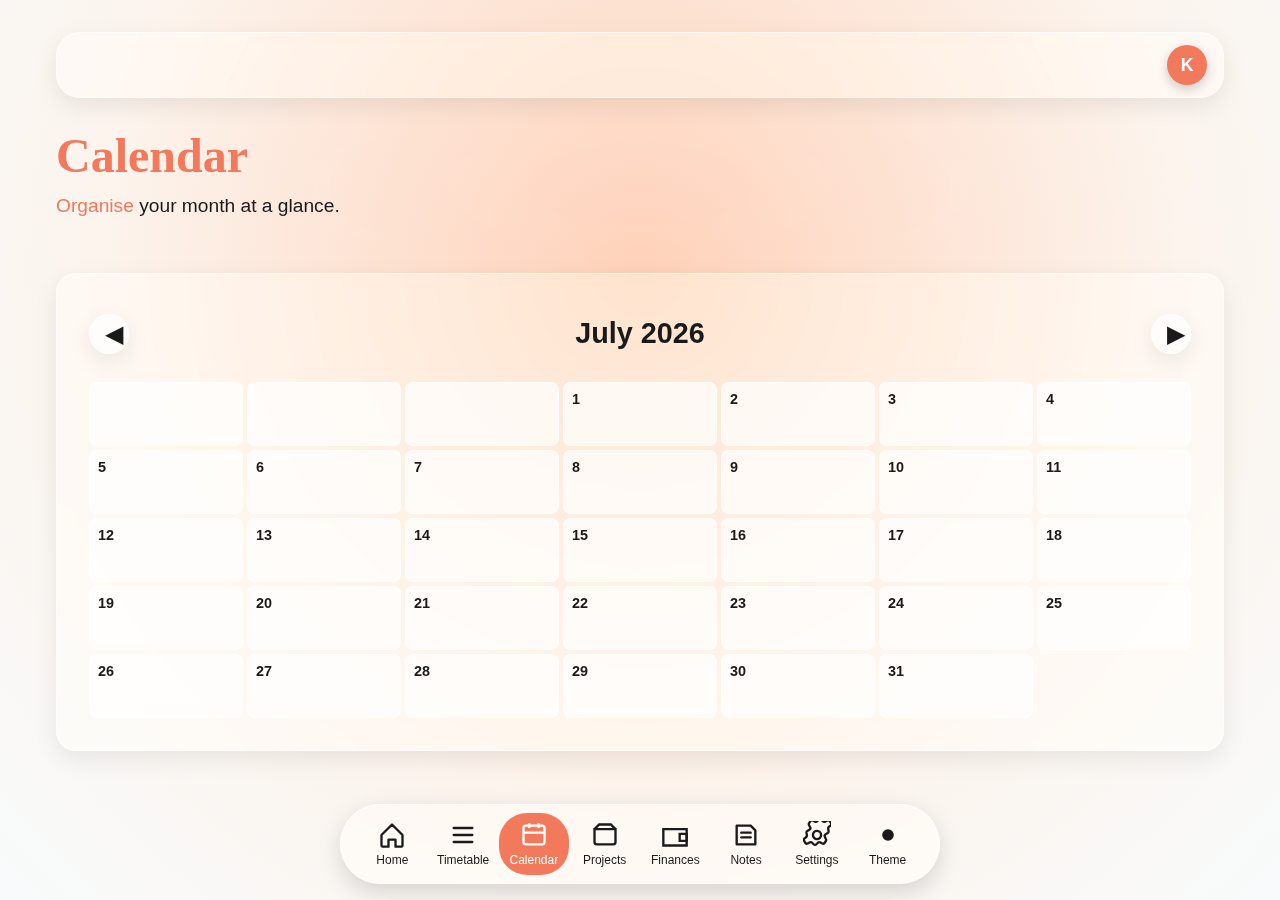
<file: calendar.html>
<!DOCTYPE html>
<html lang="en">
<head>
    <meta charset="UTF-8" />
    <meta name="viewport" content="width=device-width, initial-scale=1.0" />
    <title>Second Brain – Calendar</title>
    <link rel="stylesheet" href="style.css" />
</head>
<body data-page="calendar">
    <!-- Navigation bar -->
    <nav class="navbar">
        <a href="index.html" class="nav-item" aria-label="Home" title="Home"><svg viewBox="0 0 24 24"><path d="M3 12l9-9 9 9v9a1 1 0 0 1-1 1h-5v-6h-6v6H4a1 1 0 0 1-1-1v-9z" fill="none" stroke="currentColor" stroke-width="2" stroke-linejoin="round" /></svg><span>Home</span></a>
        <a href="timetable.html" class="nav-item" aria-label="Timetable" title="Timetable"><svg viewBox="0 0 24 24"><path d="M4 6h16M4 12h16M4 18h16" fill="none" stroke="currentColor" stroke-width="2" stroke-linecap="round" stroke-linejoin="round" /></svg><span>Timetable</span></a>
        <a href="calendar.html" class="nav-item" aria-label="Calendar" title="Calendar"><svg viewBox="0 0 24 24"><rect x="3" y="4" width="18" height="16" rx="2" ry="2" fill="none" stroke="currentColor" stroke-width="2" /><path d="M3 10h18M8 2v4M16 2v4" fill="none" stroke="currentColor" stroke-width="2" /></svg><span>Calendar</span></a>
        <a href="projects.html" class="nav-item" aria-label="Projects" title="Projects"><svg viewBox="0 0 24 24"><path d="M3 7h18v11a2 2 0 0 1-2 2H5a2 2 0 0 1-2-2V7z" fill="none" stroke="currentColor" stroke-width="2" /><path d="M3 7l4-4h10l4 4" fill="none" stroke="currentColor" stroke-width="2" /></svg><span>Projects</span></a>
        <a href="finances.html" class="nav-item" aria-label="Finances" title="Finances"><svg viewBox="0 0 24 24"><path d="M2 7h20v14H2z" fill="none" stroke="currentColor" stroke-width="2" /><path d="M16 11h6v6h-6z" fill="none" stroke="currentColor" stroke-width="2" /></svg><span>Finances</span></a>
        <a href="notes.html" class="nav-item" aria-label="Notes" title="Notes"><svg viewBox="0 0 24 24"><path d="M4 4h12l4 4v12H4V4z" fill="none" stroke="currentColor" stroke-width="2" stroke-linejoin="round" /><line x1="8" y1="10" x2="16" y2="10" stroke="currentColor" stroke-width="2" stroke-linecap="round" /><line x1="8" y1="14" x2="16" y2="14" stroke="currentColor" stroke-width="2" stroke-linecap="round" /></svg><span>Notes</span></a>
        <a href="settings.html" class="nav-item" aria-label="Settings" title="Settings">
            <svg viewBox="0 0 24 24">
                <path d="M12 15.5A3.5 3.5 0 1 0 12 8.5a3.5 3.5 0 0 0 0 7z" fill="none" stroke="currentColor" stroke-width="2" />
                <path d="M19.4 15a1.65 1.65 0 0 1 .33 1.82l-1 1.73a1.65 1.65 0 0 1-2.13.73l-2-1a1.65 1.65 0 0 0-1.87.37l-1.27 1.27a1.65 1.65 0 0 1-2.34 0l-1.27-1.27a1.65 1.65 0 0 0-1.87-.37l-2 1a1.65 1.65 0 0 1-2.13-.73l-1-1.73a1.65 1.65 0 0 1 .33-1.82l1.6-1.25a1.65 1.65 0 0 0 .5-1.64l-.3-2.12a1.65 1.65 0 0 1 .73-1.52l1.73-1a1.65 1.65 0 0 0 .73-2.13l-1-1.73a1.65 1.65 0 0 1 0-1.64l1-1.73a1.65 1.65 0 0 1 2.13-.73l2 1a1.65 1.65 0 0 0 1.87-.37l1.27-1.27a1.65 1.65 0 0 1 2.34 0l1.27 1.27a1.65 1.65 0 0 0 1.87.37l2-1a1.65 1.65 0 0 1 2.13.73l1 1.73a1.65 1.65 0 0 1-.33 1.82l-1.6 1.25a1.65 1.65 0 0 0-.5 1.64l.3 2.12a1.65 1.65 0 0 1-.73 1.52l-1.73 1a1.65 1.65 0 0 0-.73 2.13z" fill="none" stroke="currentColor" stroke-width="2" />
            </svg>
            <span>Settings</span>
        </a>
        <a href="#" id="theme-toggle" class="nav-item" aria-label="Toggle Theme" title="Toggle Theme">
            <svg viewBox="0 0 24 24"><g id="theme-icon"></g></svg>
            <span>Theme</span>
        </a>
    </nav>
    <!-- Main content -->
    <div class="content-wrapper">
        <!-- Top bar with search and avatar -->
        <header class="top-bar">
            <!-- Top bar simplified: removed search field -->
            <div class="avatar" title="Your profile">K</div>
        </header>
        <!-- Hero for calendar page -->
        <section class="hero">
            <div class="hero-text">
                <h1><span class="accent">Calendar</span></h1>
                <p><span class="accent">Organise</span> your month at a glance.</p>
            </div>
        </section>
        <!-- Calendar card -->
        <div class="glass-card">
            <div style="display: flex; justify-content: space-between; align-items: center; margin-top: 0.5rem;">
                <button id="prev-month" style="width: 2.5rem; height: 2.5rem; font-size: 1.5rem; border-radius: 50%; line-height: 1; text-align: center;">◀</button>
                <h2 id="month-name" style="flex: 1; text-align: center;"></h2>
                <button id="next-month" style="width: 2.5rem; height: 2.5rem; font-size: 1.5rem; border-radius: 50%; line-height: 1; text-align: center;">▶</button>
            </div>
            <div id="calendar-grid" class="calendar" style="margin-top: 1rem;"></div>
        </div>
    </div>
    <script src="script.js"></script>
</body>
</html>
</file>
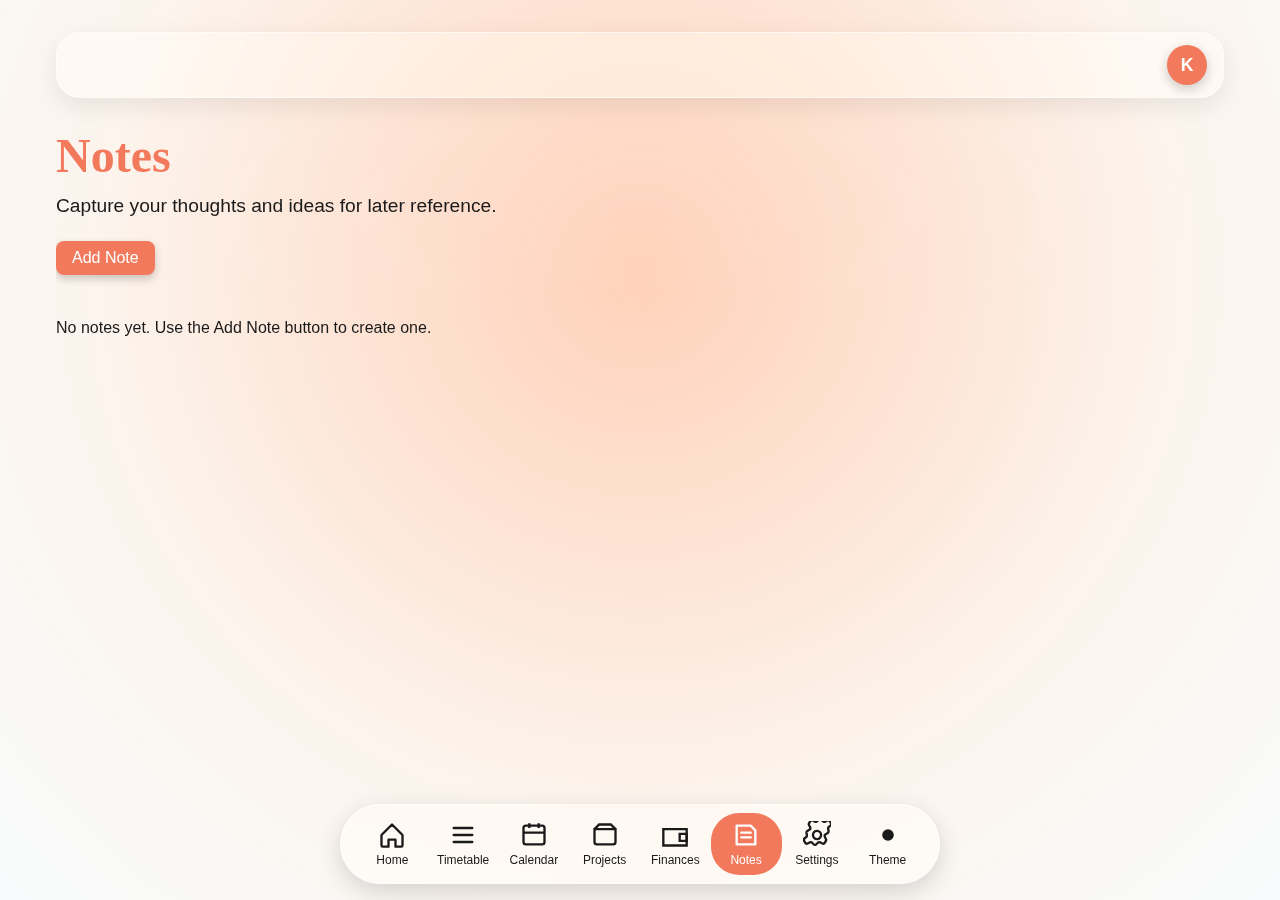
<file: notes.html>
<!DOCTYPE html>
<html lang="en">
<head>
    <meta charset="UTF-8" />
    <meta name="viewport" content="width=device-width, initial-scale=1.0" />
    <title>Second Brain – Notes</title>
    <link rel="stylesheet" href="style.css" />
</head>
<body data-page="notes">
    <!-- Navigation bar -->
    <nav class="navbar">
        <a href="index.html" class="nav-item" aria-label="Home" title="Home">
            <svg viewBox="0 0 24 24">
                <path d="M3 12l9-9 9 9v9a1 1 0 0 1-1 1h-5v-6h-6v6H4a1 1 0 0 1-1-1v-9z" fill="none" stroke="currentColor" stroke-width="2" stroke-linejoin="round" />
            </svg>
            <span>Home</span>
        </a>
        <a href="timetable.html" class="nav-item" aria-label="Timetable" title="Timetable">
            <svg viewBox="0 0 24 24">
                <path d="M4 6h16M4 12h16M4 18h16" fill="none" stroke="currentColor" stroke-width="2" stroke-linecap="round" stroke-linejoin="round" />
            </svg>
            <span>Timetable</span>
        </a>
        <a href="calendar.html" class="nav-item" aria-label="Calendar" title="Calendar">
            <svg viewBox="0 0 24 24">
                <rect x="3" y="4" width="18" height="16" rx="2" ry="2" fill="none" stroke="currentColor" stroke-width="2" />
                <path d="M3 10h18M8 2v4M16 2v4" fill="none" stroke="currentColor" stroke-width="2" />
            </svg>
            <span>Calendar</span>
        </a>
        <a href="projects.html" class="nav-item" aria-label="Projects" title="Projects">
            <svg viewBox="0 0 24 24">
                <path d="M3 7h18v11a2 2 0 0 1-2 2H5a2 2 0 0 1-2-2V7z" fill="none" stroke="currentColor" stroke-width="2" />
                <path d="M3 7l4-4h10l4 4" fill="none" stroke="currentColor" stroke-width="2" />
            </svg>
            <span>Projects</span>
        </a>
        <a href="finances.html" class="nav-item" aria-label="Finances" title="Finances">
            <svg viewBox="0 0 24 24">
                <path d="M2 7h20v14H2z" fill="none" stroke="currentColor" stroke-width="2" />
                <path d="M16 11h6v6h-6z" fill="none" stroke="currentColor" stroke-width="2" />
            </svg>
            <span>Finances</span>
        </a>
        <a href="notes.html" class="nav-item" aria-label="Notes" title="Notes">
            <svg viewBox="0 0 24 24">
                <path d="M4 4h12l4 4v12H4V4z" fill="none" stroke="currentColor" stroke-width="2" stroke-linejoin="round" />
                <line x1="8" y1="10" x2="16" y2="10" stroke="currentColor" stroke-width="2" stroke-linecap="round" />
                <line x1="8" y1="14" x2="16" y2="14" stroke="currentColor" stroke-width="2" stroke-linecap="round" />
            </svg>
            <span>Notes</span>
        </a>
        <a href="settings.html" class="nav-item" aria-label="Settings" title="Settings">
            <svg viewBox="0 0 24 24">
                <path d="M12 15.5A3.5 3.5 0 1 0 12 8.5a3.5 3.5 0 0 0 0 7z" fill="none" stroke="currentColor" stroke-width="2" />
                <path d="M19.4 15a1.65 1.65 0 0 1 .33 1.82l-1 1.73a1.65 1.65 0 0 1-2.13.73l-2-1a1.65 1.65 0 0 0-1.87.37l-1.27 1.27a1.65 1.65 0 0 1-2.34 0l-1.27-1.27a1.65 1.65 0 0 0-1.87-.37l-2 1a1.65 1.65 0 0 1-2.13-.73l-1-1.73a1.65 1.65 0 0 1 .33-1.82l1.6-1.25a1.65 1.65 0 0 0 .5-1.64l-.3-2.12a1.65 1.65 0 0 1 .73-1.52l1.73-1a1.65 1.65 0 0 0 .73-2.13l-1-1.73a1.65 1.65 0 0 1 0-1.64l1-1.73a1.65 1.65 0 0 1 2.13-.73l2 1a1.65 1.65 0 0 0 1.87-.37l1.27-1.27a1.65 1.65 0 0 1 2.34 0l1.27 1.27a1.65 1.65 0 0 0 1.87.37l2-1a1.65 1.65 0 0 1 2.13.73l1 1.73a1.65 1.65 0 0 1-.33 1.82l-1.6 1.25a1.65 1.65 0 0 0-.5 1.64l.3 2.12a1.65 1.65 0 0 1-.73 1.52l-1.73 1a1.65 1.65 0 0 0-.73 2.13z" fill="none" stroke="currentColor" stroke-width="2" />
            </svg>
            <span>Settings</span>
        </a>
        <a href="#" id="theme-toggle" class="nav-item" aria-label="Toggle Theme" title="Toggle Theme">
            <svg viewBox="0 0 24 24">
                <g id="theme-icon"></g>
            </svg>
            <span>Theme</span>
        </a>
    </nav>
    <!-- Main content -->
    <div class="content-wrapper">
        <!-- Top bar with search and avatar -->
        <header class="top-bar">
            <!-- Search field removed for a clean top bar -->
            <div class="avatar" title="Your profile">K</div>
        </header>
        <!-- Hero section for notes -->
        <section class="hero">
            <div class="hero-text">
                <h1><span class="accent">Notes</span></h1>
                <p>Capture your thoughts and ideas for later reference.</p>
                <button id="add-note" class="primary" style="width:auto;">Add Note</button>
            </div>
        </section>
        <!-- Notes container -->
        <div id="notes-container"></div>
    </div>
    <script src="script.js"></script>
</body>
</html>
</file>
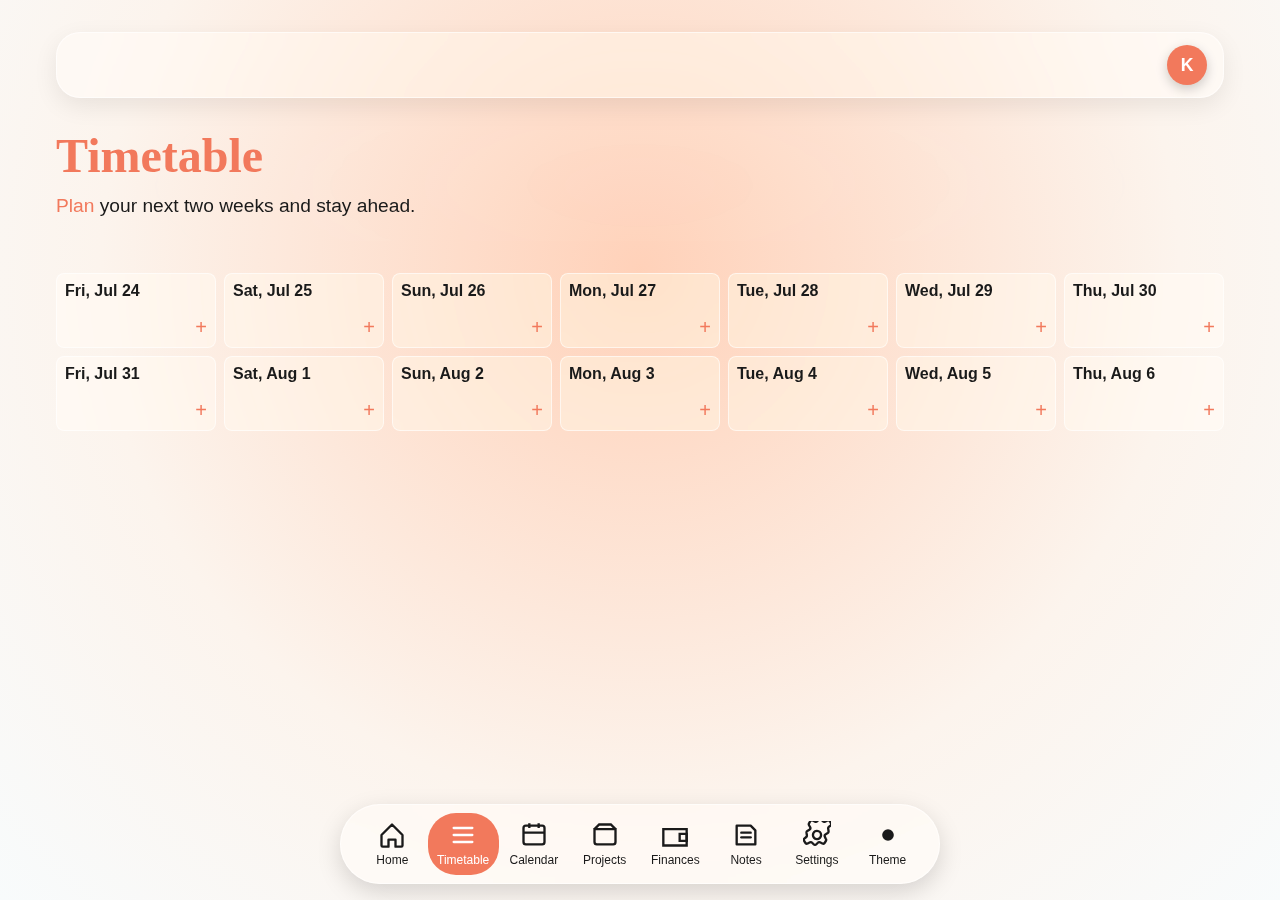
<file: timetable.html>
<!DOCTYPE html>
<html lang="en">
<head>
    <meta charset="UTF-8" />
    <meta name="viewport" content="width=device-width, initial-scale=1.0" />
    <title>Second Brain – Timetable</title>
    <link rel="stylesheet" href="style.css" />
</head>
<body data-page="timetable">
    <!-- Navigation bar -->
    <nav class="navbar">
        <a href="index.html" class="nav-item" aria-label="Home" title="Home">
            <svg viewBox="0 0 24 24"><path d="M3 12l9-9 9 9v9a1 1 0 0 1-1 1h-5v-6h-6v6H4a1 1 0 0 1-1-1v-9z" fill="none" stroke="currentColor" stroke-width="2" stroke-linejoin="round" /></svg><span>Home</span></a>
        <a href="timetable.html" class="nav-item" aria-label="Timetable" title="Timetable">
            <svg viewBox="0 0 24 24"><path d="M4 6h16M4 12h16M4 18h16" fill="none" stroke="currentColor" stroke-width="2" stroke-linecap="round" stroke-linejoin="round" /></svg><span>Timetable</span></a>
        <a href="calendar.html" class="nav-item" aria-label="Calendar" title="Calendar">
            <svg viewBox="0 0 24 24"><rect x="3" y="4" width="18" height="16" rx="2" ry="2" fill="none" stroke="currentColor" stroke-width="2" /><path d="M3 10h18M8 2v4M16 2v4" fill="none" stroke="currentColor" stroke-width="2" /></svg><span>Calendar</span></a>
        <a href="projects.html" class="nav-item" aria-label="Projects" title="Projects">
            <svg viewBox="0 0 24 24"><path d="M3 7h18v11a2 2 0 0 1-2 2H5a2 2 0 0 1-2-2V7z" fill="none" stroke="currentColor" stroke-width="2" /><path d="M3 7l4-4h10l4 4" fill="none" stroke="currentColor" stroke-width="2" /></svg><span>Projects</span></a>
        <a href="finances.html" class="nav-item" aria-label="Finances" title="Finances">
            <svg viewBox="0 0 24 24"><path d="M2 7h20v14H2z" fill="none" stroke="currentColor" stroke-width="2" /><path d="M16 11h6v6h-6z" fill="none" stroke="currentColor" stroke-width="2" /></svg><span>Finances</span></a>
        <a href="notes.html" class="nav-item" aria-label="Notes" title="Notes">
            <svg viewBox="0 0 24 24"><path d="M4 4h12l4 4v12H4V4z" fill="none" stroke="currentColor" stroke-width="2" stroke-linejoin="round" /><line x1="8" y1="10" x2="16" y2="10" stroke="currentColor" stroke-width="2" stroke-linecap="round" /><line x1="8" y1="14" x2="16" y2="14" stroke="currentColor" stroke-width="2" stroke-linecap="round" /></svg><span>Notes</span></a>
        <a href="settings.html" class="nav-item" aria-label="Settings" title="Settings">
            <svg viewBox="0 0 24 24">
                <path d="M12 15.5A3.5 3.5 0 1 0 12 8.5a3.5 3.5 0 0 0 0 7z" fill="none" stroke="currentColor" stroke-width="2" />
                <path d="M19.4 15a1.65 1.65 0 0 1 .33 1.82l-1 1.73a1.65 1.65 0 0 1-2.13.73l-2-1a1.65 1.65 0 0 0-1.87.37l-1.27 1.27a1.65 1.65 0 0 1-2.34 0l-1.27-1.27a1.65 1.65 0 0 0-1.87-.37l-2 1a1.65 1.65 0 0 1-2.13-.73l-1-1.73a1.65 1.65 0 0 1 .33-1.82l1.6-1.25a1.65 1.65 0 0 0 .5-1.64l-.3-2.12a1.65 1.65 0 0 1 .73-1.52l1.73-1a1.65 1.65 0 0 0 .73-2.13l-1-1.73a1.65 1.65 0 0 1 0-1.64l1-1.73a1.65 1.65 0 0 1 2.13-.73l2 1a1.65 1.65 0 0 0 1.87-.37l1.27-1.27a1.65 1.65 0 0 1 2.34 0l1.27 1.27a1.65 1.65 0 0 0 1.87.37l2-1a1.65 1.65 0 0 1 2.13.73l1 1.73a1.65 1.65 0 0 1-.33 1.82l-1.6 1.25a1.65 1.65 0 0 0-.5 1.64l.3 2.12a1.65 1.65 0 0 1-.73 1.52l-1.73 1a1.65 1.65 0 0 0-.73 2.13z" fill="none" stroke="currentColor" stroke-width="2" />
            </svg>
            <span>Settings</span>
        </a>
        <a href="#" id="theme-toggle" class="nav-item" aria-label="Toggle Theme" title="Toggle Theme">
            <svg viewBox="0 0 24 24"><g id="theme-icon"></g></svg>
            <span>Theme</span>
        </a>
    </nav>
    <!-- Main content -->
    <div class="content-wrapper">
        <!-- Top bar with search and avatar -->
        <header class="top-bar">
            <!-- Search removed for a cleaner top bar -->
            <div class="avatar" title="Your profile">K</div>
        </header>
        <!-- Hero for timetable page -->
        <section class="hero">
            <div class="hero-text">
                <h1><span class="accent">Timetable</span></h1>
                <p><span class="accent">Plan</span> your next two weeks and stay ahead.</p>
            </div>
        </section>
        <!-- Two‑week timetable grid -->
        <div id="timetable-container" class="timetable"></div>
    </div>
    <script src="script.js"></script>
</body>
</html>
</file>
<file: style.css>
/*
 * Global styles for the Second Brain app.
 *
 * This file defines color variables and reusable component classes to
 * achieve a glassmorphic look. Variables change depending on the
 * current theme (light or dark). A simple media query switches
 * the navigation from a bottom bar on small screens to a left
 * sidebar on larger screens.
 */

/* Default (light) theme variables */
:root {
    /* Page background gradient (light mode).
     * Use a subtle radial gradient with a warm tint inspired by the
     * reference mock‑ups.  A soft orange focal point fades into a
     * neutral off‑white.  This adds depth while retaining a clean
     * light look. */
    --bg-gradient: radial-gradient(circle at 50% 30%, rgba(255, 164, 116, 0.5), rgba(252, 244, 237, 1) 60%, rgba(248, 251, 252, 1) 100%);
    /* Base text colour */
    --text-color: #1a1a1a;
    /* Accent colour used for highlights */
    --accent-color: #f2795c;

    /* Gradient tints derived from the accent colour.
     * These variables are updated via JavaScript to create
     * harmonious gradients for the dashboard cards.  Each one
     * represents the accent colour mixed with white at different
     * strengths.  Defaults are calculated manually for the default
     * accent (#f2795c) but will be overwritten when the user
     * selects a custom accent on the settings page. */
    --gradient-1: #f6a18c; /* accent mixed ~30% with white */
    --gradient-2: #fbbcac; /* accent mixed ~50% with white */
    --gradient-3: #fbd6ce; /* accent mixed ~70% with white */
    --gradient-4: #fbe8e3; /* accent mixed ~85% with white */

    /* Keep section accent as a simple alias to accent colour.
     * All components now reference --accent-color directly or via
     * these gradient variables, ensuring a unified colour theme. */
    --section-accent: var(--accent-color);
    /* Glass panel background (light) */
    --panel-bg: rgba(255, 255, 255, 0.45);
    /* Border colour for panels */
    --panel-border: rgba(255, 255, 255, 0.6);
    /* Box shadow for panels */
    --panel-shadow: 0 8px 24px rgba(0, 0, 0, 0.08);
}

/* --------------------------------------------------------------------------
 * Font imports
 * Import modern fonts from Google Fonts for a polished look.  Poppins is
 * used for headings and Inter for body text.  Including the fonts here
 * allows all pages to share them without adding extra <link> tags in
 * individual HTML files.  See https://fonts.google.com for license
 * details.
 */
@import url('https://fonts.googleapis.com/css2?family=Poppins:wght@400;600;700&family=Inter:wght@400;500;700&family=Playfair+Display:wght@400;600;700&display=swap');

/* Font variables */
:root {
    --font-heading: 'Poppins', sans-serif;
    --font-body: 'Inter', sans-serif;
    /* Display font used for large hero headings and taglines */
    --font-display: 'Playfair Display', serif;

    /* Pastel backgrounds for finance summary cards (light mode) */
    --income-bg: #e7f5f5;
    --expense-bg: #fce8e8;
    --net-bg: #faf0d4;
}

/* Dark theme overrides */
[data-theme="dark"] {
    /* Dark mode background: a deep radial gradient with a warm orange core
     * fading into near‑black, reminiscent of the reference hero image.
     * This lends the interface a cinematic, professional feel. */
    --bg-gradient: radial-gradient(circle at 50% 25%, rgba(248, 104, 69, 0.4), rgba(19, 25, 30, 0.9) 60%, rgba(10, 15, 20, 1) 100%);
    --text-color: #f2f4f8;
    --accent-color: #ff945e;
    --panel-bg: rgba(32, 36, 41, 0.6);
    --panel-border: rgba(255, 255, 255, 0.15);
    --panel-shadow: 0 8px 24px rgba(0, 0, 0, 0.5);

    /* Dark mode backgrounds for finance summary cards
     * Use slightly lighter pastel tints to ensure the cards stand out
     * against the dark backdrop while preserving contrast. */
    --income-bg: rgba(56, 96, 92, 0.6);
    --expense-bg: rgba(96, 56, 56, 0.6);
    --net-bg: rgba(96, 85, 40, 0.6);
}

/* Remove per-page accent overrides to maintain a uniform accent colour across
 * the entire application.  The --section-accent will now simply inherit
 * --accent-color defined in :root, providing a consistent visual theme. */

/* Reset some basic styles */
* {
    box-sizing: border-box;
    margin: 0;
    padding: 0;
}

html, body {
    height: 100%;
}

body {
    /* Use the Inter font for body text by default */
    font-family: var(--font-body);
    background: var(--bg-gradient);
    color: var(--text-color);
    transition: background 0.4s ease, color 0.4s ease;
    padding-bottom: 80px; /* space for mobile nav */
}

/* Container for main content on each page */
.content-wrapper {
    max-width: 1200px;
    margin: 0 auto;
    padding: 2rem 1rem;
}

/* Reusable glass panel style */
.glass-card {
    background: var(--panel-bg);
    backdrop-filter: blur(12px) saturate(160%);
    -webkit-backdrop-filter: blur(12px) saturate(160%);
    border: 1px solid var(--panel-border);
    border-radius: 1.25rem;
    /* Increase shadow for a more pronounced floating feel */
    box-shadow: var(--panel-shadow);
    padding: 2rem;
    margin-bottom: 1.5rem;

    /* Apply a subtle entrance animation and hover effect */
    animation: fadeInUp 0.6s ease-out both;
    transition: transform 0.3s ease, box-shadow 0.3s ease;
}

/* Micro‑interactions: lift cards on hover */
.glass-card:hover {
    transform: translateY(-4px) scale(1.02);
    box-shadow: 0 12px 32px rgba(0, 0, 0, 0.25);
}

/* Nav item hover effect (non‑active) */
.navbar .nav-item:not(.active):hover {
    transform: translateY(-2px);
    color: var(--section-accent);
}

/* Headings */
h1 {
    font-size: 2.4rem;
    margin-bottom: 1.5rem;
    font-family: var(--font-heading);
}

h2 {
    font-size: 1.8rem;
    margin-bottom: 0.75rem;
    font-family: var(--font-heading);
}

h3 {
    font-size: 1.5rem;
    margin-bottom: 0.5rem;
    font-family: var(--font-heading);
}

/* Navigation bar styles */
.navbar {
    position: fixed;
    bottom: 1rem;
    left: 50%;
    transform: translateX(-50%);
    display: flex;
    justify-content: space-around;
    align-items: center;
    padding: 0.5rem 1rem;
    width: calc(100% - 2rem);
    max-width: 600px;
    background: var(--panel-bg);
    backdrop-filter: blur(14px) saturate(160%);
    -webkit-backdrop-filter: blur(14px) saturate(160%);
    border: 1px solid var(--panel-border);
    border-radius: 3rem;
    /* Increase shadow for nav bar to elevate it visually */
    box-shadow: 0 8px 24px rgba(0, 0, 0, 0.15);
    z-index: 100;
}

/* --------------------------------------------------------------------------
 * Top bar styles
 * A universal top bar appears at the top of each page, providing a search
 * input and a user avatar.  It uses the same glassy treatment as
 * panels and adjusts spacing responsively.  The avatar inherits
 * the current section's accent colour to personalise the experience.
 */
.top-bar {
    display: flex;
    align-items: center;
    justify-content: flex-end;
    padding: 0.75rem 1rem;
    margin-bottom: 2rem;
    background: var(--panel-bg);
    backdrop-filter: blur(14px) saturate(160%);
    -webkit-backdrop-filter: blur(14px) saturate(160%);
    border: 1px solid var(--panel-border);
    border-radius: 1.5rem;
    box-shadow: var(--panel-shadow);
}

.top-bar .search-container {
    flex: 1;
    display: flex;
    align-items: center;
    background: var(--panel-bg);
    border: 1px solid var(--panel-border);
    border-radius: 1rem;
    padding: 0.5rem 0.75rem;
    box-shadow: var(--panel-shadow);
    margin-right: 1rem;
}

.search-container .search-icon {
    width: 20px;
    height: 20px;
    margin-right: 0.5rem;
    opacity: 0.8;
}

.top-bar input[type="text"] {
    flex: 1;
    border: none;
    background: transparent;
    outline: none;
    color: var(--text-color);
    font-size: 1rem;
}

.top-bar .avatar {
    width: 40px;
    height: 40px;
    border-radius: 50%;
    display: flex;
    align-items: center;
    justify-content: center;
    font-weight: 600;
    font-size: 1.1rem;
    background: var(--section-accent);
    color: #fff;
    box-shadow: 0 4px 12px rgba(0,0,0,0.2);
}

@media (max-width: 767px) {
    .top-bar {
        flex-direction: row;
        padding: 0.5rem 0.75rem;
    }
    .top-bar .search-container {
        margin-right: 0.5rem;
        padding: 0.4rem 0.6rem;
    }
    .top-bar .avatar {
        width: 32px;
        height: 32px;
        font-size: 0.9rem;
    }
}

/* Card header with icon */
.card-header {
    display: flex;
    align-items: center;
    gap: 0.5rem;
    margin-bottom: 0.5rem;
}

.card-header svg {
    width: 20px;
    height: 20px;
    stroke: currentColor;
    stroke-width: 2;
    fill: none;
}
.navbar .nav-item {
    flex: 1;
    text-align: center;
    color: var(--text-color);
    text-decoration: none;
    padding: 0.5rem 0.25rem;
    border-radius: 1.75rem;
    transition: color 0.3s ease, background 0.3s ease, transform 0.2s ease;
    display: flex;
    flex-direction: column;
    justify-content: center;
    align-items: center;
    font-size: 0.75rem;
}

.navbar .nav-item svg {
    width: 28px;
    height: 28px;
    margin-bottom: 0.25rem;
    fill: currentColor;
    stroke: none;
}

.navbar .nav-item.active {
    /* Highlight the active item with the current section accent */
    color: #ffffff;
    background: var(--section-accent);
}

/* --------------------------------------------------------------------------
 * Hero section styles
 * Create a split layout for the hero section with a large headline and
 * supporting copy on one side and an illustration on the other.  The
 * headings use the display font to evoke an editorial, personable feel.
 */
.hero {
    display: flex;
    align-items: center;
    justify-content: space-between;
    margin-bottom: 2rem;
    flex-wrap: wrap;
    gap: 2rem;

    /* Position context for decorative shape */
    position: relative;
    overflow: hidden;
}

    /* Decorative halo behind hero content
     * A very subtle white glow is used behind hero content to add
     * depth without introducing per‑page colours.  It creates a soft
     * backdrop that doesn’t distract from the main content. */
.hero::before {
    content: "";
    position: absolute;
    top: -50%;
    left: -50%;
    width: 200%;
    height: 200%;
    /* Subtle glow: white at centre fading to transparent */
    background: radial-gradient(circle at center, rgba(255, 255, 255, 0.2) 0%, transparent 70%);
    opacity: 0.12;
    filter: blur(100px);
    z-index: -1;
    transform: none;
}

.hero-text {
    flex: 1 1 300px;
    max-width: 600px;
}

.hero-text h1 {
    font-family: var(--font-display);
    font-size: 3rem;
    line-height: 1.1;
    margin-bottom: 0.75rem;
}

.hero-text h2 {
    font-family: var(--font-heading);
    font-size: 1.5rem;
    margin-bottom: 0.75rem;
}

.hero-text p {
    font-size: 1.2rem;
    margin-bottom: 1.5rem;
}

.hero-image {
    flex: 1 1 250px;
    display: flex;
    justify-content: center;
    align-items: center;
}

.hero-image img {
    max-width: 100%;
    height: auto;
    border-radius: 1.5rem;
}

@media (max-width: 767px) {
    .hero {
        flex-direction: column;
    }
    .hero-text h1 {
        font-size: 2.2rem;
    }
}

/* --------------------------------------------------------------------------
 * Statistics grid for finance summary (three cards with pastel backgrounds)
 */
.stat-grid {
    display: grid;
    grid-template-columns: repeat(auto-fit, minmax(220px, 1fr));
    gap: 1rem;
    margin-top: 1.5rem;
}

.stat-card {
    padding: 1rem 1.5rem;
    border-radius: 1rem;
    color: var(--text-color);
    box-shadow: var(--panel-shadow);
    backdrop-filter: blur(10px) saturate(150%);
    -webkit-backdrop-filter: blur(10px) saturate(150%);
    border: 1px solid var(--panel-border);
}

.stat-card h4 {
    margin-bottom: 0.3rem;
    font-family: var(--font-heading);
    font-size: 1rem;
    font-weight: 600;
}

.stat-card p {
    font-size: 1.3rem;
    font-weight: 700;
}

.stat-income {
    background: var(--income-bg);
}

.stat-expense {
    background: var(--expense-bg);
}

.stat-net {
    background: var(--net-bg);
}

/* --------------------------------------------------------------------------
 * Summary grid for home page
 *
 * Lay out the summary cards in a responsive grid that automatically
 * adjusts based on available width.  Each card will occupy equal
 * width across the row, and the grid will wrap as needed.  This
 * avoids imposing different layouts per page and promotes a
 * consistent, balanced look.
 */
.stats-grid {
    display: grid;
    gap: 1.5rem;
    grid-template-columns: repeat(auto-fit, minmax(220px, 1fr));
}

/* --------------------------------------------------------------------------
 * World clock styles
 *
 * Inspired by the world‑time dashboard you referenced, the world clock
 * combines a large digital time display with secondary city times.
 * A subtle grid pattern is applied to the background using CSS
 * gradients.  Typography is scaled up for the digital display and
 * monospace numerals ensure consistent character widths.
 */
.world-clock {
    position: relative;
    overflow: hidden;
    background: var(--panel-bg);
    backdrop-filter: blur(16px) saturate(160%);
    -webkit-backdrop-filter: blur(16px) saturate(160%);
    border: 1px solid var(--panel-border);
    border-radius: 1.25rem;
    padding: 2rem;
    margin-top: 2rem;
    /* Apply gridlines via repeating background gradients */
    background-image: linear-gradient(rgba(255,255,255,0.08) 1px, transparent 1px), linear-gradient(90deg, rgba(255,255,255,0.08) 1px, transparent 1px);
    background-size: 2rem 2rem;
}

.digital-clock {
    font-family: var(--font-heading);
    font-weight: 700;
    font-size: clamp(2rem, 8vw, 5rem);
    letter-spacing: -0.05em;
    text-align: left;
    margin-bottom: 1rem;
    line-height: 1;
    position: relative;
}

/* Container for the row of city times */
.world-time-grid {
    display: flex;
    flex-wrap: wrap;
    justify-content: space-between;
    gap: 1rem;
}
.city-time {
    display: flex;
    flex-direction: column;
    align-items: flex-start;
    flex: 1 1 120px;
}

.city-time .city {
    font-size: 0.8rem;
    font-weight: 500;
    opacity: 0.7;
}

.city-time .time {
    font-size: 1.2rem;
    font-weight: 600;
}

/* Accent utility class
 * Use this class on inline elements to colour them with the
 * current section accent.  Great for highlighting keywords in
 * headings or calls to action. */
.accent {
    color: var(--section-accent);
}

/* --------------------------------------------------------------------------
 * Progress bar styles
 */
.progress-container {
    width: 100%;
    height: 0.6rem;
    background: var(--panel-border);
    border-radius: 0.3rem;
    overflow: hidden;
    margin-top: 0.75rem;
}

.progress-bar {
    height: 100%;
    width: 0%;
    background: var(--section-accent);
    transition: width 0.5s ease;
    border-radius: 0.3rem;
}

/* --------------------------------------------------------------------------
 * Project colour variations
 * Assign soft pastel backgrounds to project cards to inject personality
 * and variety.  The alpha channel keeps the cards translucent.
 */
.project-color-0 { background: rgba(255, 243, 205, 0.7); }
.project-color-1 { background: rgba(224, 242, 241, 0.7); }
.project-color-2 { background: rgba(255, 227, 227, 0.7); }
.project-color-3 { background: rgba(245, 235, 246, 0.7); }
.project-color-4 { background: rgba(230, 244, 207, 0.7); }

/* Ensure text inside project cards is readable on pastel backgrounds */
.project-card h3 {
    margin-top: 0.5rem;
    margin-bottom: 0.5rem;
    color: var(--text-color);
}

.project-card ul {
    margin-top: 0.5rem;
}


/* Buttons and inputs */
button, input[type="text"], input[type="number"], input[type="date"], select {
    border: none;
    border-radius: 0.5rem;
    padding: 0.5rem 1rem;
    font-size: 1rem;
    background: var(--panel-bg);
    color: var(--text-color);
    backdrop-filter: blur(8px) saturate(180%);
    -webkit-backdrop-filter: blur(8px) saturate(180%);
    box-shadow: var(--panel-shadow);
    margin-bottom: 0.75rem;
    width: 100%;
}

button:hover {
    cursor: pointer;
    background: rgba(255,255,255,0.5);
}

/* Primary buttons and links
 * The .primary class can be applied to buttons or anchor tags.  It uses
 * the accent colour and white text.  Hovering slightly dims the element. */
.primary {
    background: var(--section-accent);
    color: #ffffff;
    box-shadow: 0 4px 8px rgba(0,0,0,0.2);
    border: none;
    border-radius: 0.5rem;
    padding: 0.5rem 1rem;
    text-decoration: none;
    display: inline-block;
    transition: opacity 0.3s ease;
}
.primary:hover {
    cursor: pointer;
    opacity: 0.9;
}

/* List styles */
ul {
    list-style: none;
    margin: 0;
    padding: 0;
}

/* Dashboard statistics grid definition moved earlier and replaced by bento layout.
   The previous responsive definition has been removed to avoid conflicts. */

li.task-item {
    display: flex;
    justify-content: space-between;
    align-items: center;
    padding: 0.5rem;
    margin-bottom: 0.5rem;
    border-radius: 0.5rem;
    background: var(--panel-bg);
    backdrop-filter: blur(8px) saturate(180%);
    -webkit-backdrop-filter: blur(8px) saturate(180%);
    border: 1px solid var(--panel-border);
}

li.task-item.completed {
    text-decoration: line-through;
    opacity: 0.6;
}

/* Small delete buttons used for removing items within lists (timetable
   tasks, calendar events, etc.).  These buttons are unobtrusive by
   default but highlight on hover to indicate interactivity. */
.delete-icon {
    background: none;
    border: none;
    color: var(--text-color);
    font-size: 0.9rem;
    cursor: pointer;
    margin-left: 0.5rem;
    padding: 0;
    line-height: 1;
    opacity: 0.7;
    transition: opacity 0.2s ease, color 0.2s ease;
}
.delete-icon:hover {
    opacity: 1;
    color: var(--section-accent);
}

/* Finance list */
.finance-table {
    width: 100%;
    border-collapse: collapse;
    margin-top: 1rem;
}

.finance-table thead th {
    text-align: left;
    padding: 0.5rem;
}

.finance-table tbody td {
    padding: 0.5rem;
    border-top: 1px solid var(--panel-border);
}

.income {
    color: #28a745;
}

.expense {
    color: #dc3545;
}

/* Calendar grid */
.calendar {
    display: grid;
    grid-template-columns: repeat(7, 1fr);
    gap: 0.25rem;
}

/* --------------------------------------------------------------------------
 * Note cards styles
 * Use the existing glass-card class for notes, but adjust internal spacing
 * and typography to suit blocks of text.  Notes will stack with a small
 * margin between them.
 */
.note-card {
    margin-bottom: 1rem;
}
.note-card h4 {
    margin-bottom: 0.5rem;
    font-family: var(--font-heading);
    font-size: 1.2rem;
}
.note-card p {
    white-space: pre-wrap;
    font-size: 1rem;
    line-height: 1.4;
}

.calendar-header, .calendar-day {
    padding: 0.5rem;
    text-align: center;
    border-radius: 0.5rem;
    background: var(--panel-bg);
    backdrop-filter: blur(8px) saturate(180%);
    -webkit-backdrop-filter: blur(8px) saturate(180%);
    border: 1px solid var(--panel-border);
}

.calendar-day {
    min-height: 4rem;
    display: flex;
    flex-direction: column;
    justify-content: flex-start;
    align-items: flex-start;
    font-size: 0.9rem;
    position: relative;
}

.calendar-day .day-number {
    font-weight: bold;
    margin-bottom: 0.25rem;
}

.calendar-day .events {
    font-size: 0.75rem;
    line-height: 1.1;
    overflow-y: auto;
    max-height: 2.5rem;
    width: 100%;
}

/* Individual calendar events displayed inside a calendar day.  These
   elements are clickable for deletion; they have a subtle hover
   effect and inherit the accent colour on hover. */
.calendar-event {
    cursor: pointer;
    opacity: 0.85;
    transition: color 0.2s ease, opacity 0.2s ease;
}
.calendar-event:hover {
    opacity: 1;
    color: var(--section-accent);
}

/* Timetable grid */
.timetable {
    display: grid;
    grid-template-columns: repeat(auto-fill, minmax(150px, 1fr));
    gap: 0.5rem;
}

.timetable-day {
    display: flex;
    flex-direction: column;
    border-radius: 0.5rem;
    background: var(--panel-bg);
    backdrop-filter: blur(8px) saturate(180%);
    -webkit-backdrop-filter: blur(8px) saturate(180%);
    border: 1px solid var(--panel-border);
    padding: 0.5rem;
}

.timetable-day header {
    font-weight: bold;
    margin-bottom: 0.5rem;
}

.timetable-day ul {
    flex: 1;
    overflow-y: auto;
}

.timetable-day .add-item {
    margin-top: 0.5rem;
    text-align: right;
    font-size: 1.25rem;
    cursor: pointer;
    color: var(--section-accent);
}

/* Responsive adjustments */
@media (max-width: 767px) {
    h1 {
        font-size: 1.75rem;
    }
    h2 {
        font-size: 1.25rem;
    }
}

/* --------------------------------------------------------------------------
 * Animations and interactive effects
 * Provide subtle micro‑interactions to enhance the user experience without
 * overwhelming the interface. Animations follow modern design guidance:
 * they are short, easing out and only draw attention to interactive
 * elements【989074381740864†L139-L156】.  Cards fade and slide in as they appear,
 * and hover states create a sense of depth.
 */

@keyframes fadeInUp {
    from {
        opacity: 0;
        transform: translateY(20px);
    }
    to {
        opacity: 1;
        transform: translateY(0);
    }
}

.navbar .nav-item {
    transition: color 0.3s ease, background 0.3s ease, transform 0.2s ease;
}

.navbar .nav-item:hover {
    background: rgba(255, 255, 255, 0.1);
    transform: translateY(-2px);
}

/* Hover effect for panels */
.glass-card:hover {
    /* Add a slight 3D tilt on hover for more personality */
    transform: translateY(-6px) rotateX(-2deg) rotateY(1deg);
    box-shadow: 0 16px 32px rgba(0, 0, 0, 0.25);
}

/* Focus styles for inputs and buttons */
button, input[type="text"], input[type="number"], input[type="date"], select {
    transition: background 0.3s ease, box-shadow 0.3s ease;
}

/* Focus styles: remove outlines and highlight focused controls with the accent */
button:focus,
input[type="text"]:focus,
input[type="number"]:focus,
input[type="date"]:focus,
select:focus {
    outline: none;
    box-shadow: 0 0 0 2px var(--section-accent);
}

/* --------------------------------------------------------------------------
 * Gradient cards for the home summary
 * Inspired by contemporary Dribbble designs, these cards use gentle
 * gradients and generous curves to create a distinctive look.  Each
 * card overlays a coloured gradient via a pseudo‑element, while
 * preserving the underlying glass effect.  Adjust opacity to taste.
 */
.gradient-card {
    position: relative;
    border-radius: 1.5rem;
    overflow: hidden;
}

.gradient-card::after {
    content: '';
    position: absolute;
    top: 0;
    left: 0;
    width: 100%;
    height: 100%;
    z-index: -1;
    opacity: 0.4;
    pointer-events: none;
    background: var(--section-accent);
    mix-blend-mode: normal;
}

/* Dashboard cards use the accent colour and its lightened tints to
 * create gentle gradients.  These are updated dynamically in
 * JavaScript via CSS variables.  The default gradients assume
 * the accent colour defined in :root. */
.gradient-card-0::after {
    background: linear-gradient(45deg, var(--accent-color), var(--gradient-1));
}
.gradient-card-1::after {
    background: linear-gradient(45deg, var(--accent-color), var(--gradient-2));
}
.gradient-card-2::after {
    background: linear-gradient(45deg, var(--accent-color), var(--gradient-3));
}
.gradient-card-3::after {
    background: linear-gradient(45deg, var(--accent-color), var(--gradient-4));
}
</file>
